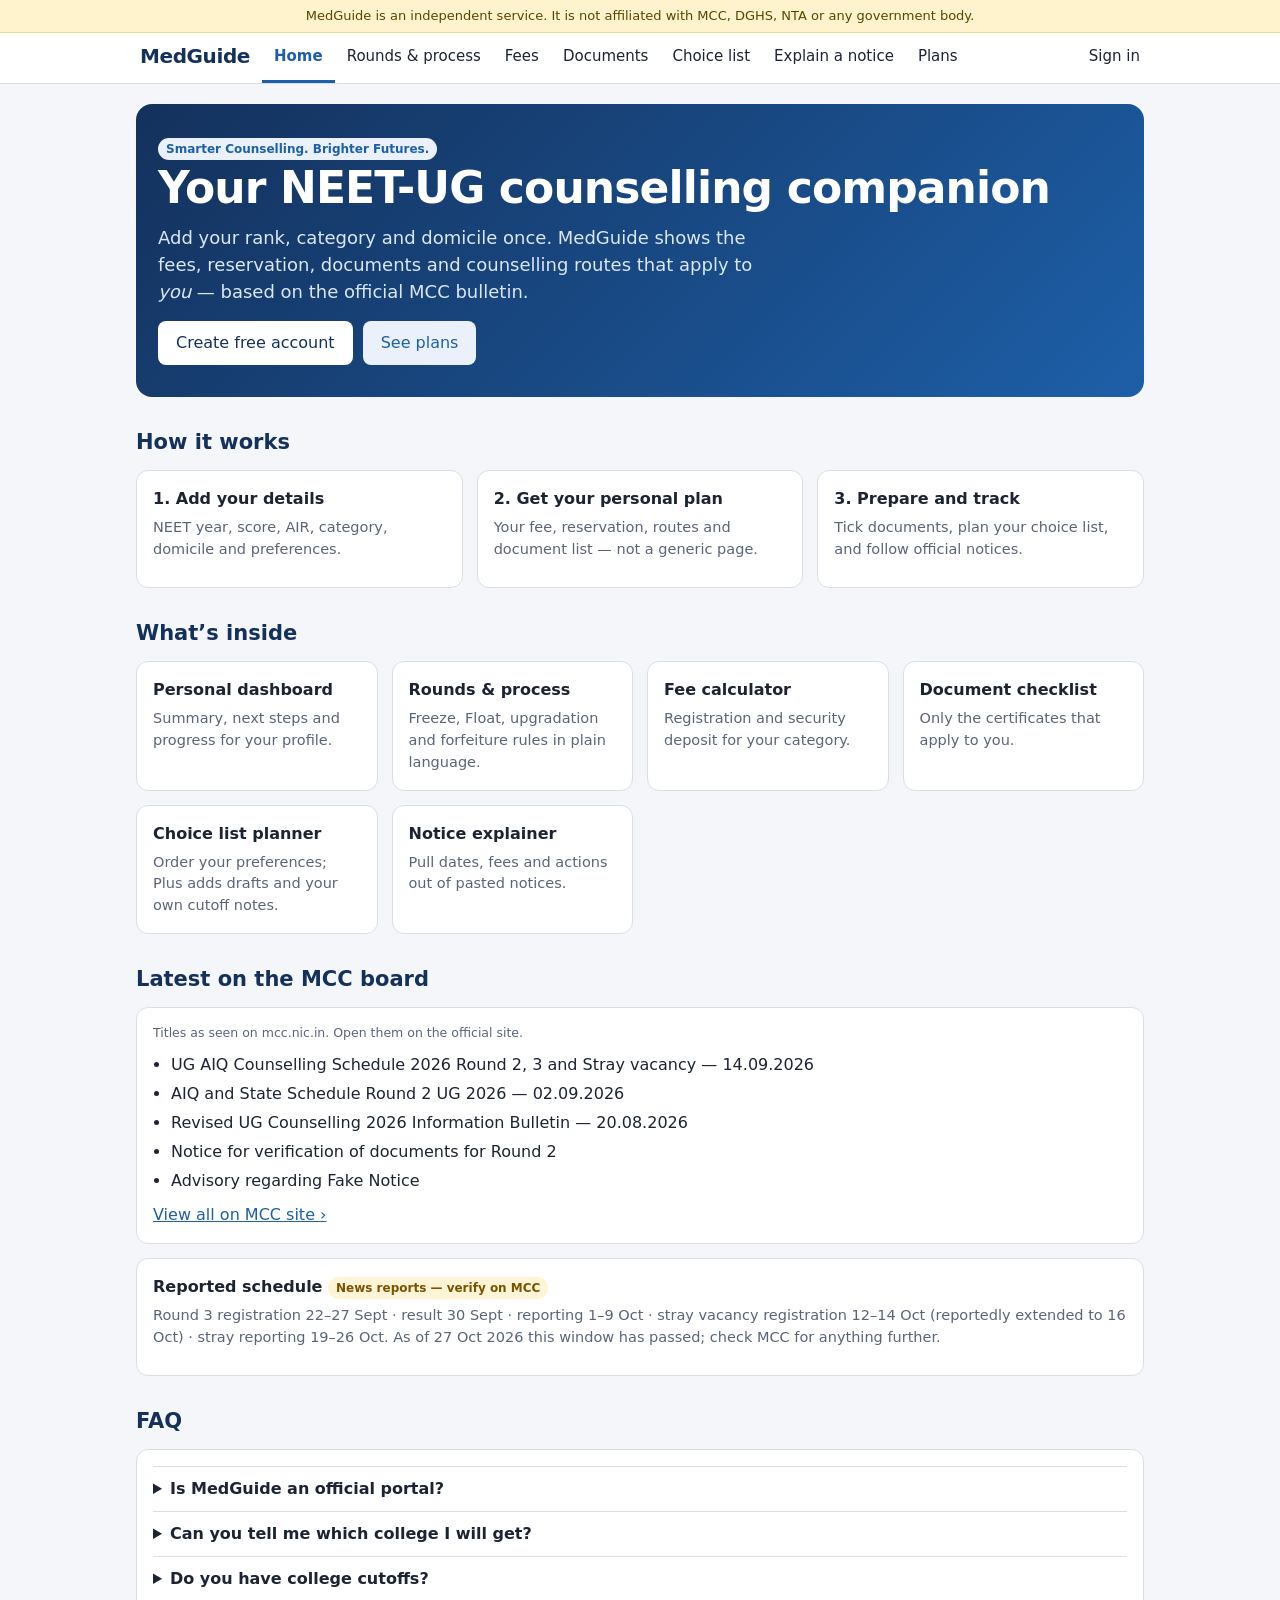
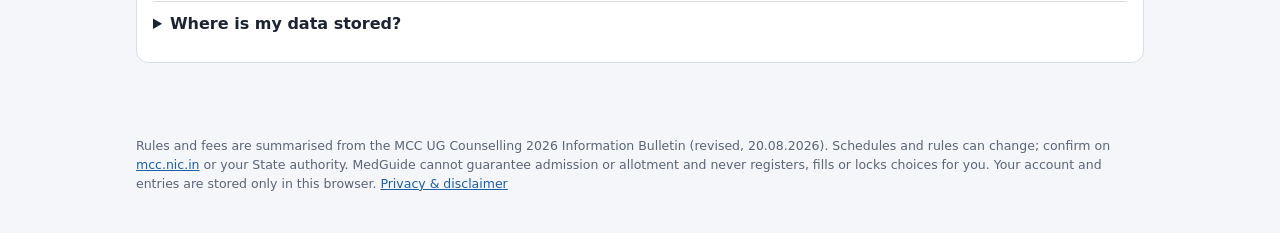
<file: medguide/index.html>
<!doctype html>
<html lang="en">
  <head>
    <meta charset="utf-8" />
    <title>MedGuide — NEET-UG Counselling Companion</title>
    <meta name="viewport" content="width=device-width, initial-scale=1, viewport-fit=cover" />
    <link rel="stylesheet" href="css/style.css" />
  </head>
  <body data-page="/">
    <div class="top" id="top"></div>
    <nav><div class="nv" id="nv"></div></nav>
    <main id="app"><noscript>MedGuide needs JavaScript enabled.</noscript></main>
    <footer id="ft"></footer>
    <script src="js/data.js"></script>
    <script src="js/core.js"></script>
    <script src="js/pages/home.js"></script>
  </body>
</html>
</file>
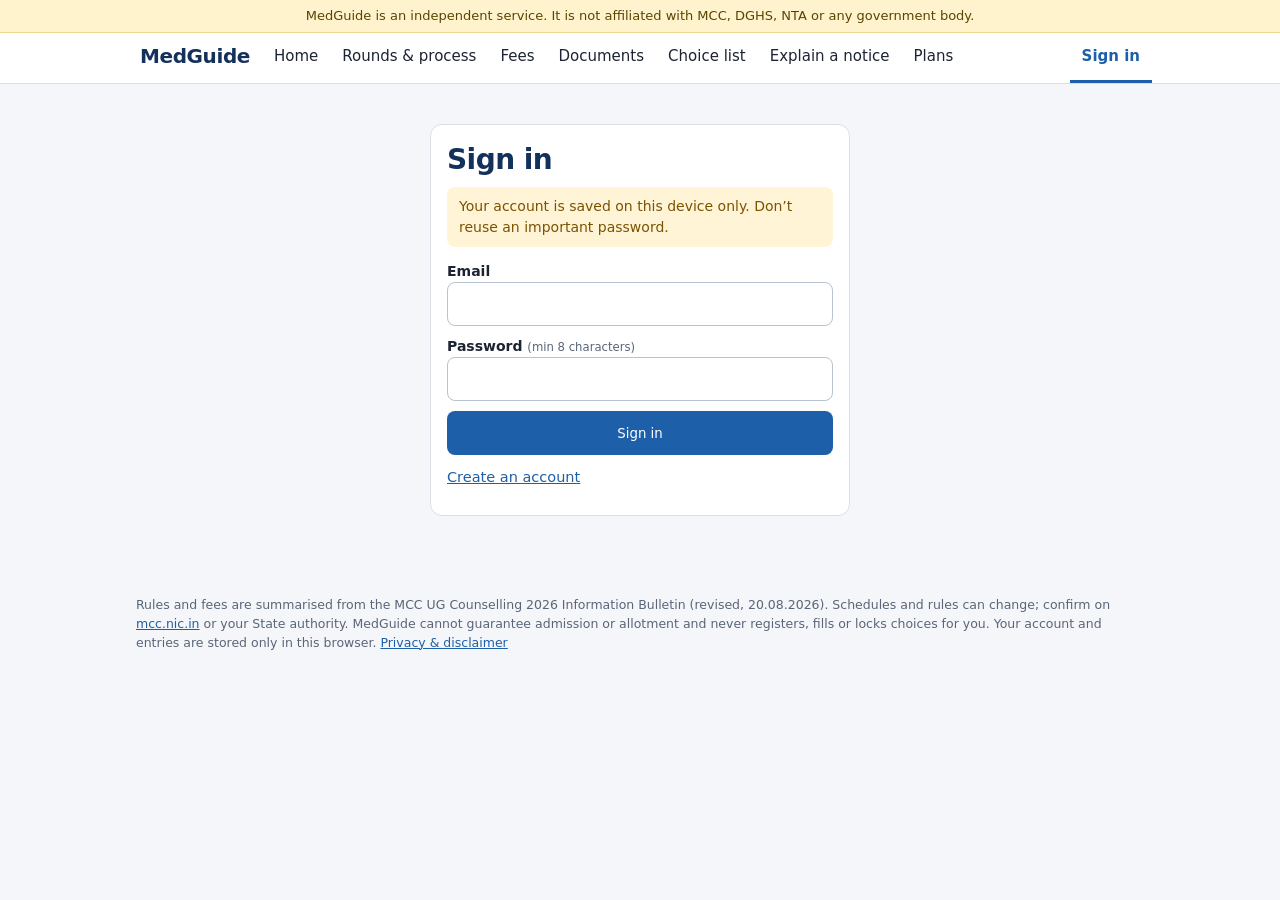
<file: medguide/account.html>
<!doctype html>
<html lang="en">
  <head>
    <meta charset="utf-8" />
    <title>MedGuide — My account</title>
    <meta name="viewport" content="width=device-width, initial-scale=1, viewport-fit=cover" />
    <link rel="stylesheet" href="css/style.css" />
  </head>
  <body data-page="/account">
    <div class="top" id="top"></div>
    <nav><div class="nv" id="nv"></div></nav>
    <main id="app"><noscript>MedGuide needs JavaScript enabled.</noscript></main>
    <footer id="ft"></footer>
    <script src="js/data.js"></script>
    <script src="js/core.js"></script>
    <script src="js/pages/account.js"></script>
  </body>
</html>
</file>
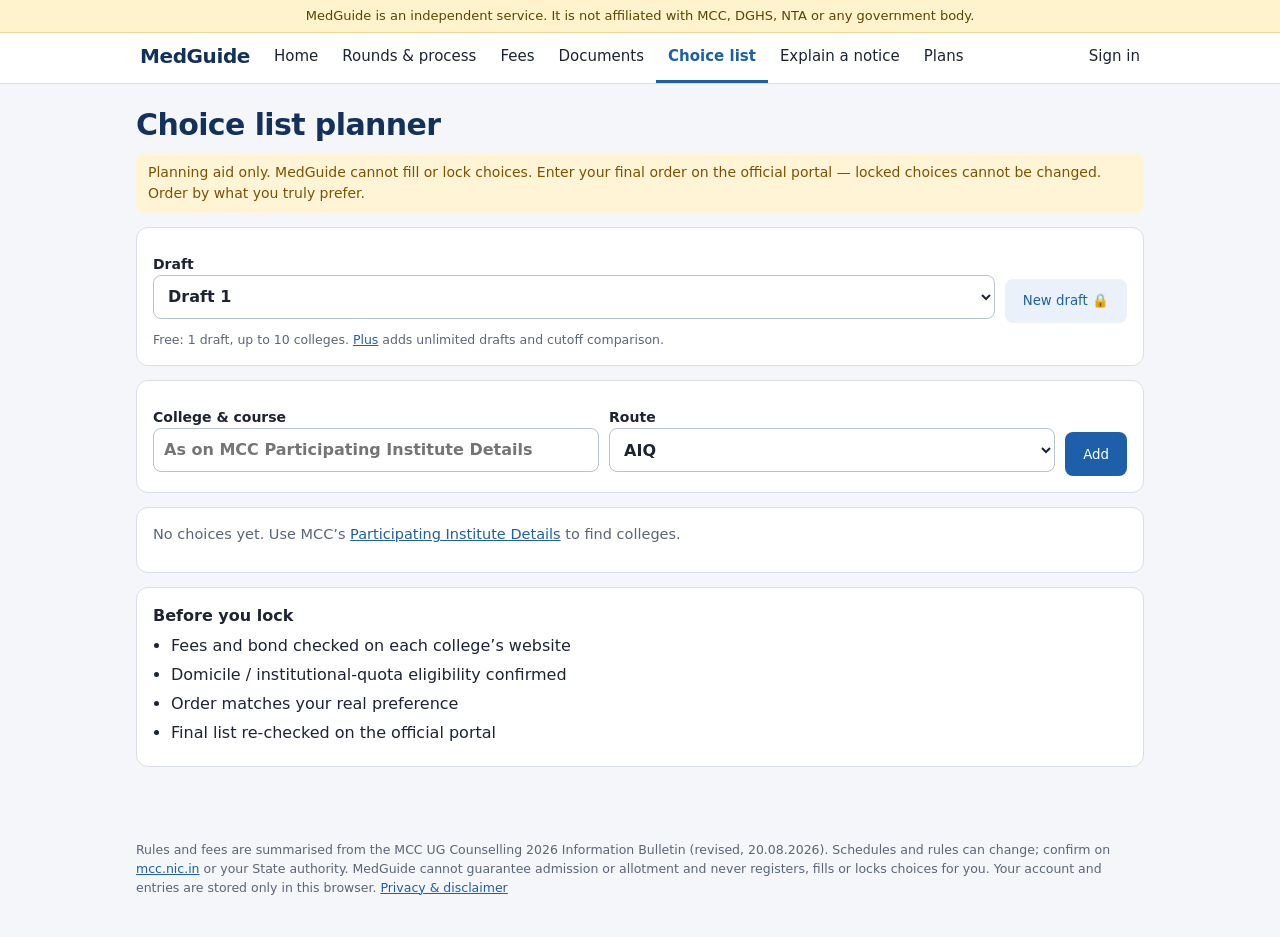
<file: medguide/choices.html>
<!doctype html>
<html lang="en">
  <head>
    <meta charset="utf-8" />
    <title>MedGuide — Choice list</title>
    <meta name="viewport" content="width=device-width, initial-scale=1, viewport-fit=cover" />
    <link rel="stylesheet" href="css/style.css" />
  </head>
  <body data-page="/choices">
    <div class="top" id="top"></div>
    <nav><div class="nv" id="nv"></div></nav>
    <main id="app"><noscript>MedGuide needs JavaScript enabled.</noscript></main>
    <footer id="ft"></footer>
    <script src="js/data.js"></script>
    <script src="js/core.js"></script>
    <script src="js/pages/choices.js"></script>
  </body>
</html>
</file>
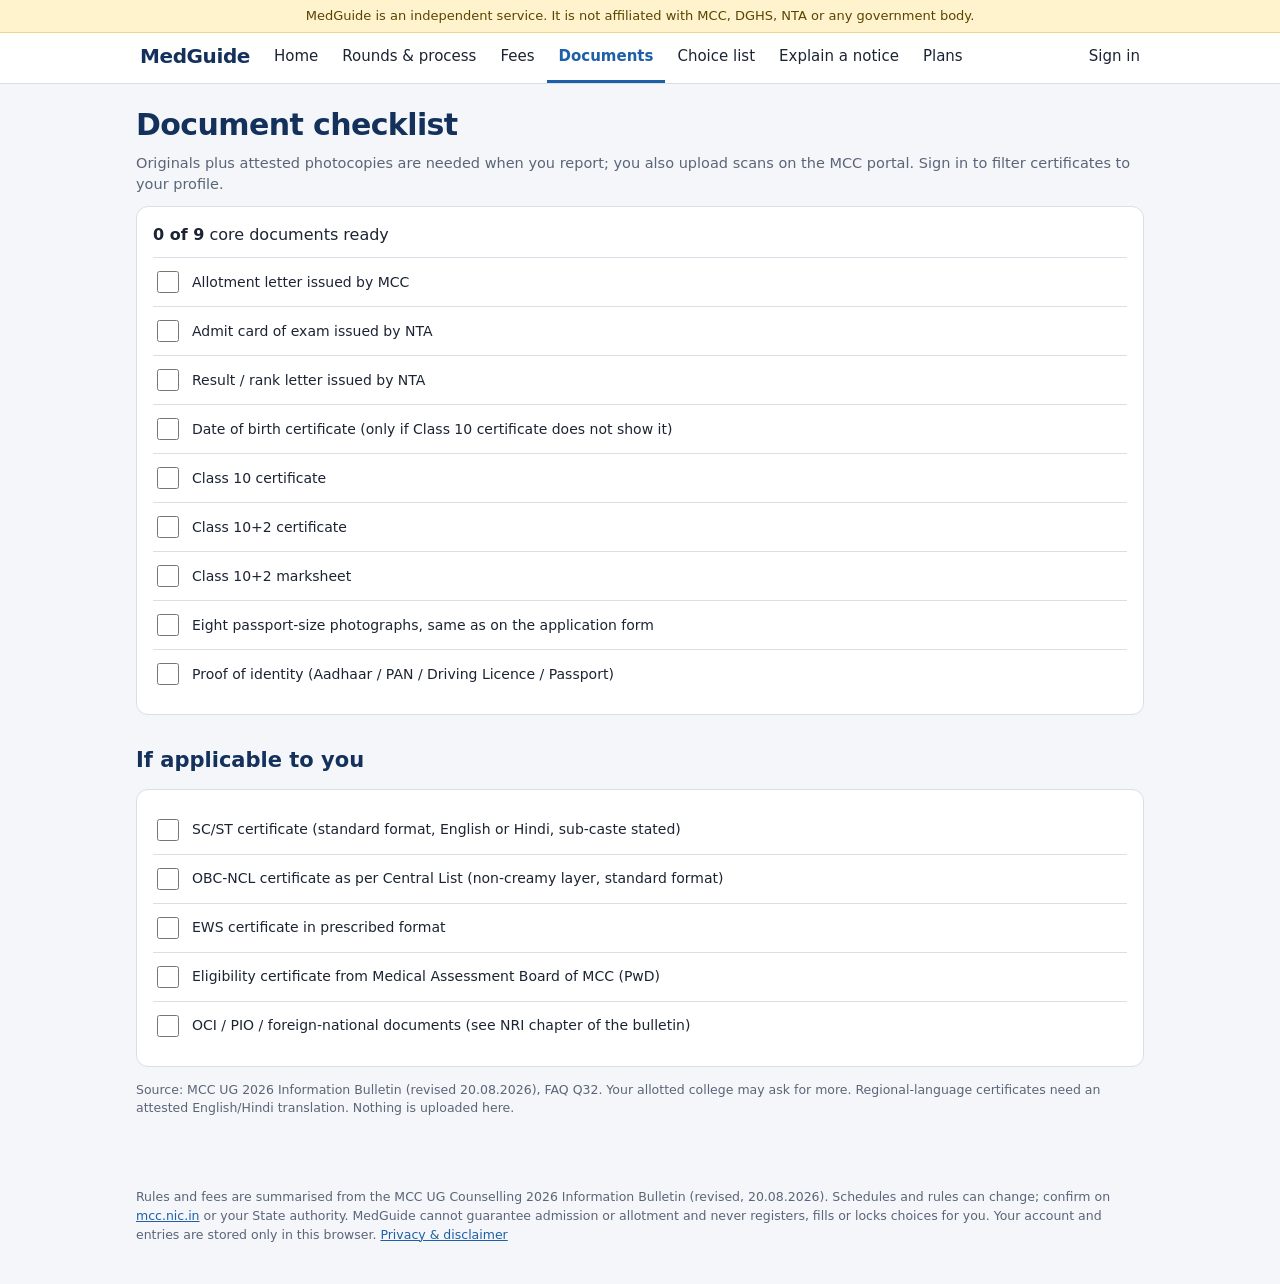
<file: medguide/documents.html>
<!doctype html>
<html lang="en">
  <head>
    <meta charset="utf-8" />
    <title>MedGuide — Documents</title>
    <meta name="viewport" content="width=device-width, initial-scale=1, viewport-fit=cover" />
    <link rel="stylesheet" href="css/style.css" />
  </head>
  <body data-page="/documents">
    <div class="top" id="top"></div>
    <nav><div class="nv" id="nv"></div></nav>
    <main id="app"><noscript>MedGuide needs JavaScript enabled.</noscript></main>
    <footer id="ft"></footer>
    <script src="js/data.js"></script>
    <script src="js/core.js"></script>
    <script src="js/pages/documents.js"></script>
  </body>
</html>
</file>
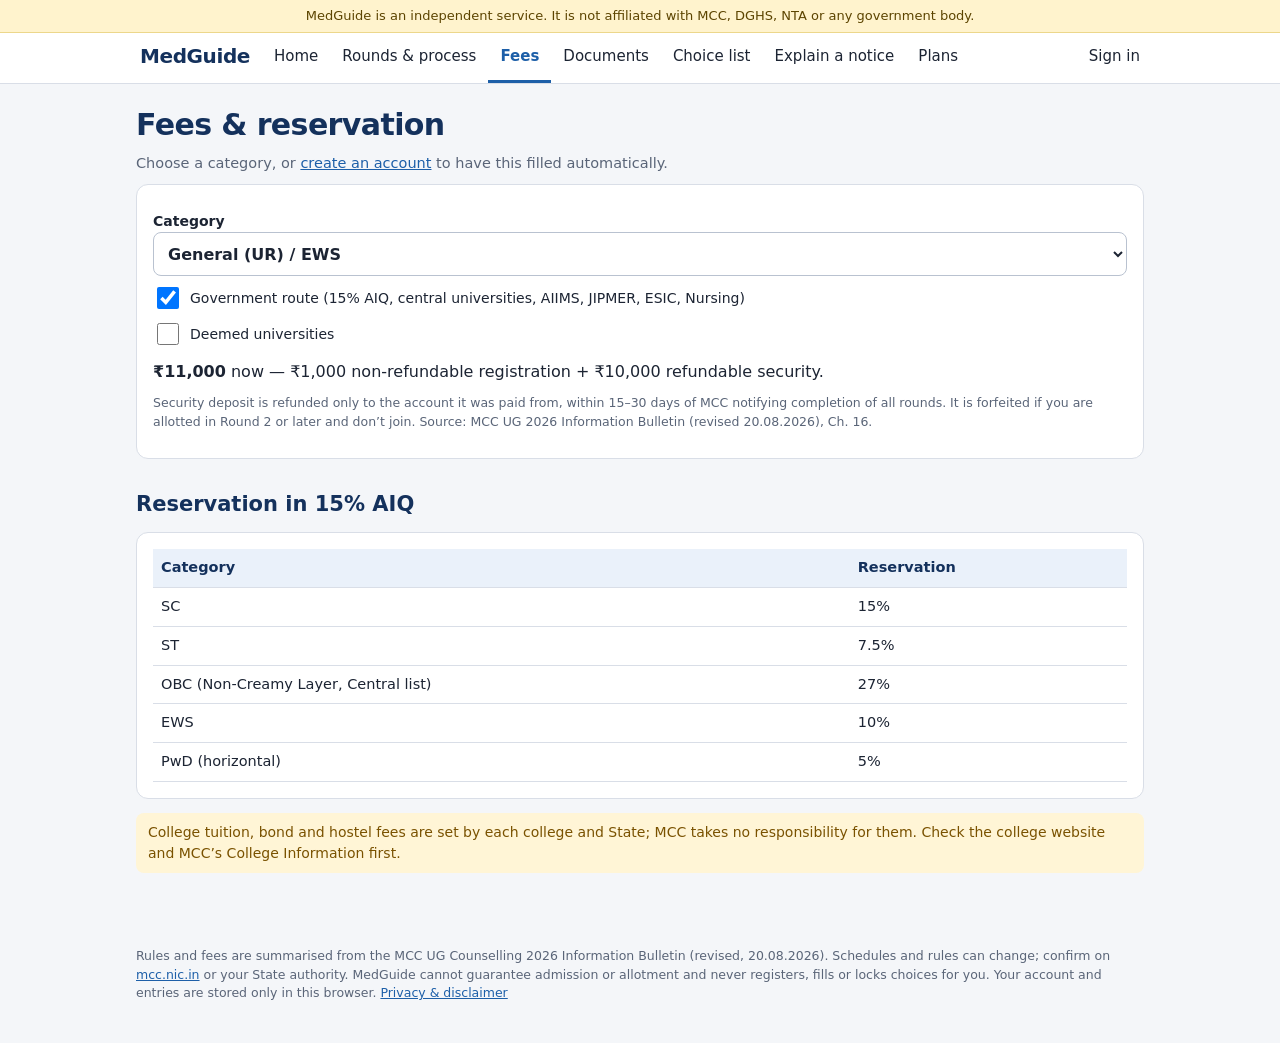
<file: medguide/fees.html>
<!doctype html>
<html lang="en">
  <head>
    <meta charset="utf-8" />
    <title>MedGuide — Fees</title>
    <meta name="viewport" content="width=device-width, initial-scale=1, viewport-fit=cover" />
    <link rel="stylesheet" href="css/style.css" />
  </head>
  <body data-page="/fees">
    <div class="top" id="top"></div>
    <nav><div class="nv" id="nv"></div></nav>
    <main id="app"><noscript>MedGuide needs JavaScript enabled.</noscript></main>
    <footer id="ft"></footer>
    <script src="js/data.js"></script>
    <script src="js/core.js"></script>
    <script src="js/pages/fees.js"></script>
  </body>
</html>
</file>
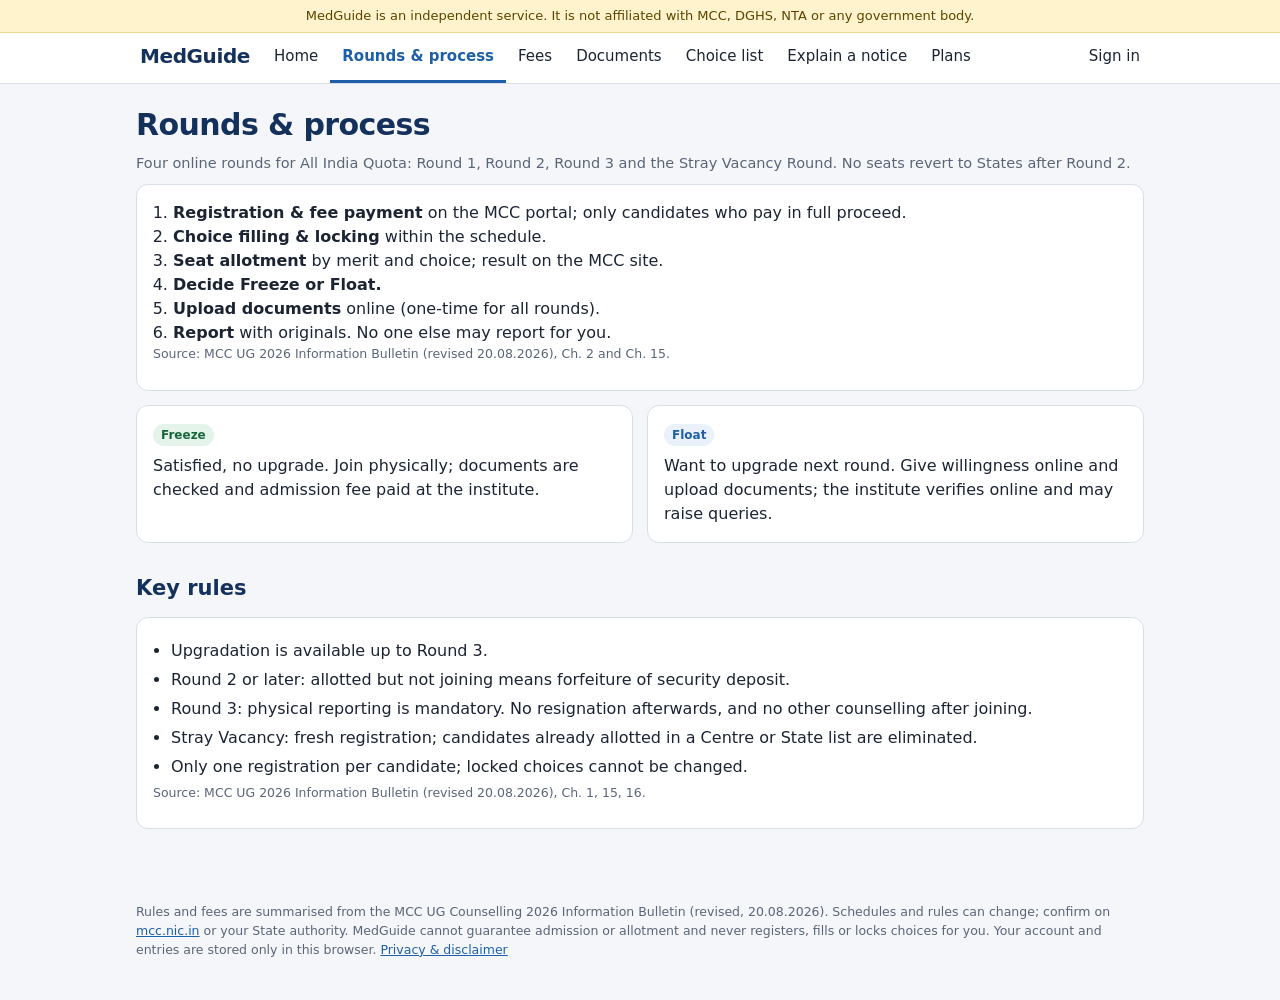
<file: medguide/guide.html>
<!doctype html>
<html lang="en">
  <head>
    <meta charset="utf-8" />
    <title>MedGuide — Rounds &amp; process</title>
    <meta name="viewport" content="width=device-width, initial-scale=1, viewport-fit=cover" />
    <link rel="stylesheet" href="css/style.css" />
  </head>
  <body data-page="/guide">
    <div class="top" id="top"></div>
    <nav><div class="nv" id="nv"></div></nav>
    <main id="app"><noscript>MedGuide needs JavaScript enabled.</noscript></main>
    <footer id="ft"></footer>
    <script src="js/data.js"></script>
    <script src="js/core.js"></script>
    <script src="js/pages/guide.js"></script>
  </body>
</html>
</file>
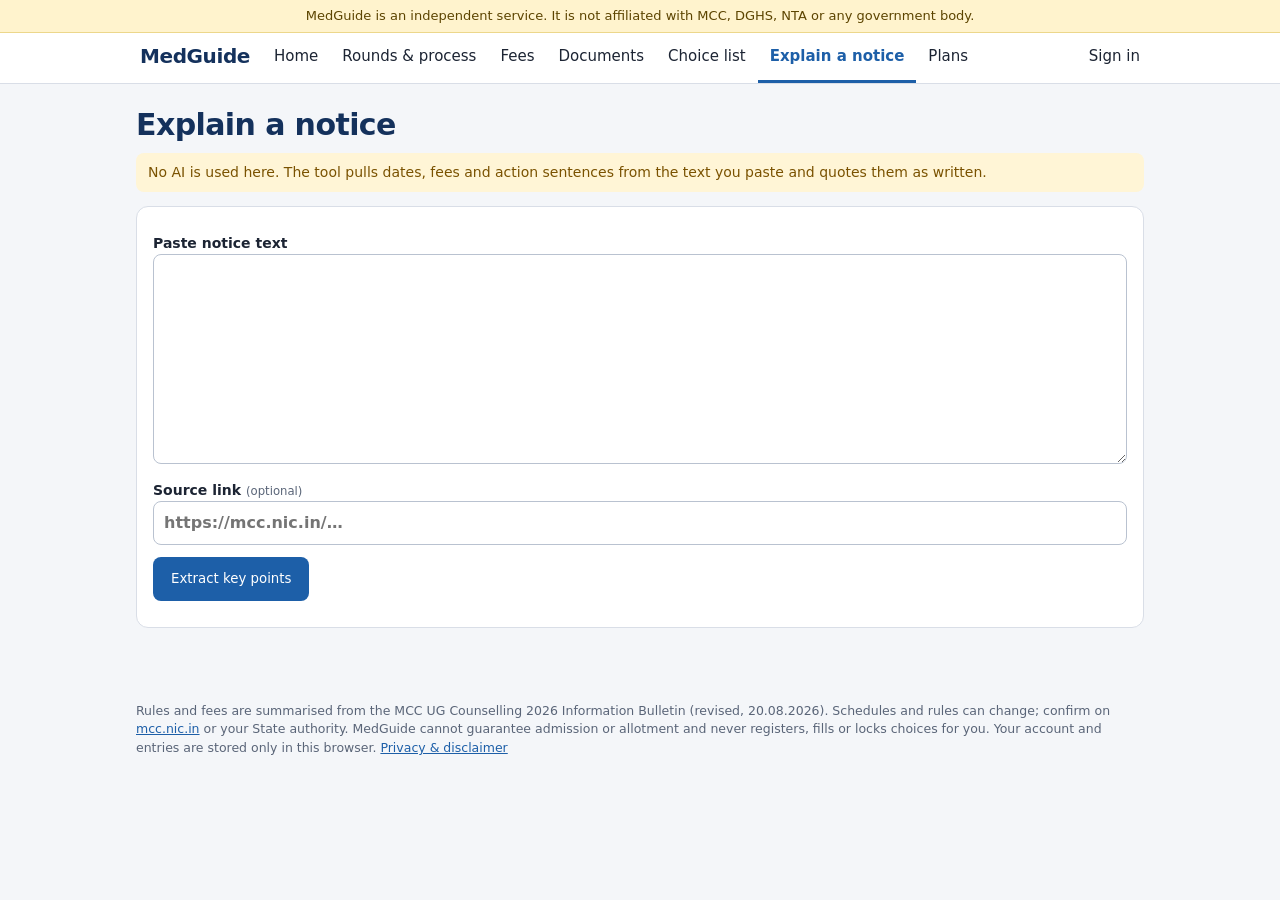
<file: medguide/notice.html>
<!doctype html>
<html lang="en">
  <head>
    <meta charset="utf-8" />
    <title>MedGuide — Explain a notice</title>
    <meta name="viewport" content="width=device-width, initial-scale=1, viewport-fit=cover" />
    <link rel="stylesheet" href="css/style.css" />
  </head>
  <body data-page="/notice">
    <div class="top" id="top"></div>
    <nav><div class="nv" id="nv"></div></nav>
    <main id="app"><noscript>MedGuide needs JavaScript enabled.</noscript></main>
    <footer id="ft"></footer>
    <script src="js/data.js"></script>
    <script src="js/core.js"></script>
    <script src="js/pages/notice.js"></script>
  </body>
</html>
</file>
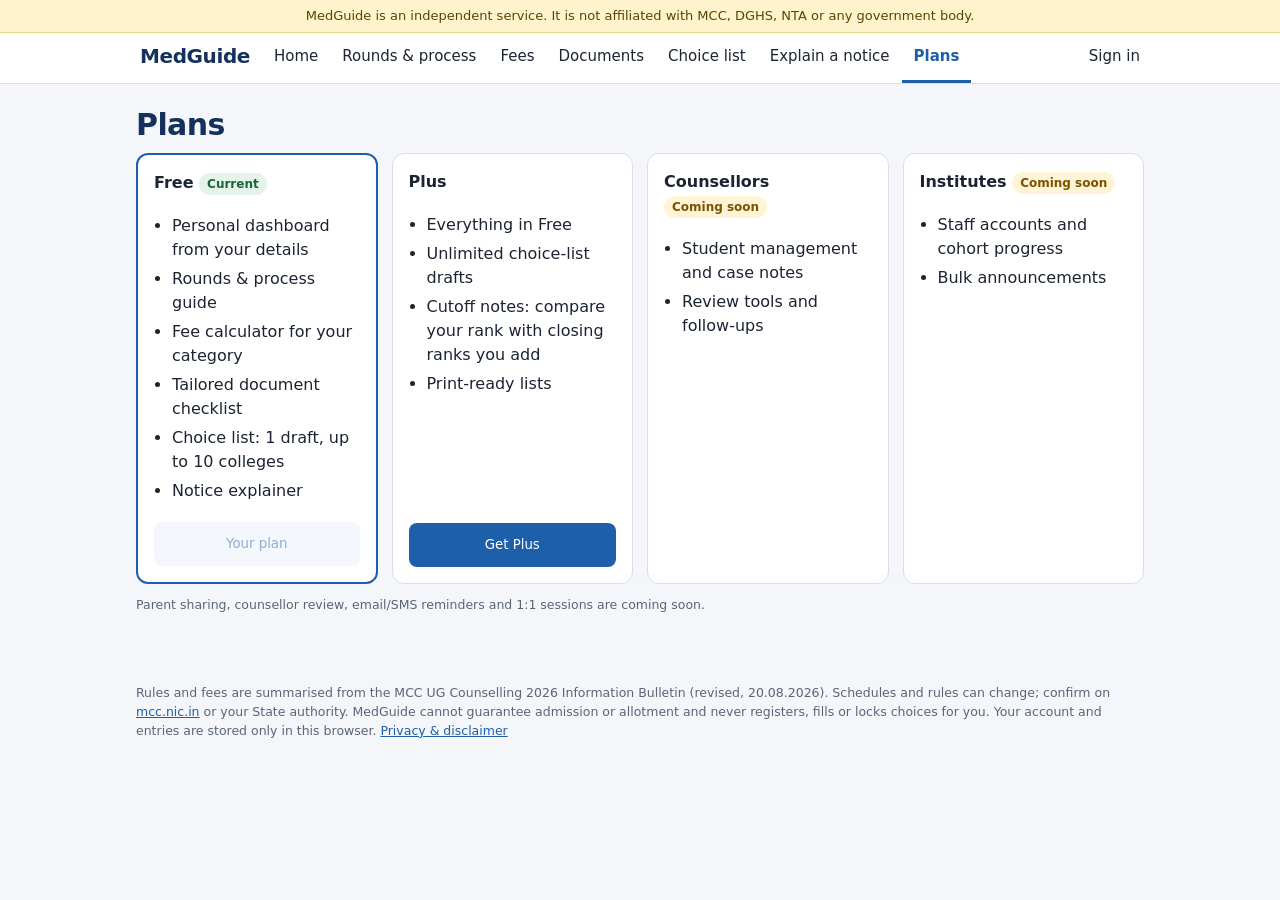
<file: medguide/pricing.html>
<!doctype html>
<html lang="en">
  <head>
    <meta charset="utf-8" />
    <title>MedGuide — Plans</title>
    <meta name="viewport" content="width=device-width, initial-scale=1, viewport-fit=cover" />
    <link rel="stylesheet" href="css/style.css" />
  </head>
  <body data-page="/pricing">
    <div class="top" id="top"></div>
    <nav><div class="nv" id="nv"></div></nav>
    <main id="app"><noscript>MedGuide needs JavaScript enabled.</noscript></main>
    <footer id="ft"></footer>
    <script src="js/data.js"></script>
    <script src="js/core.js"></script>
    <script src="js/pages/pricing.js"></script>
  </body>
</html>
</file>
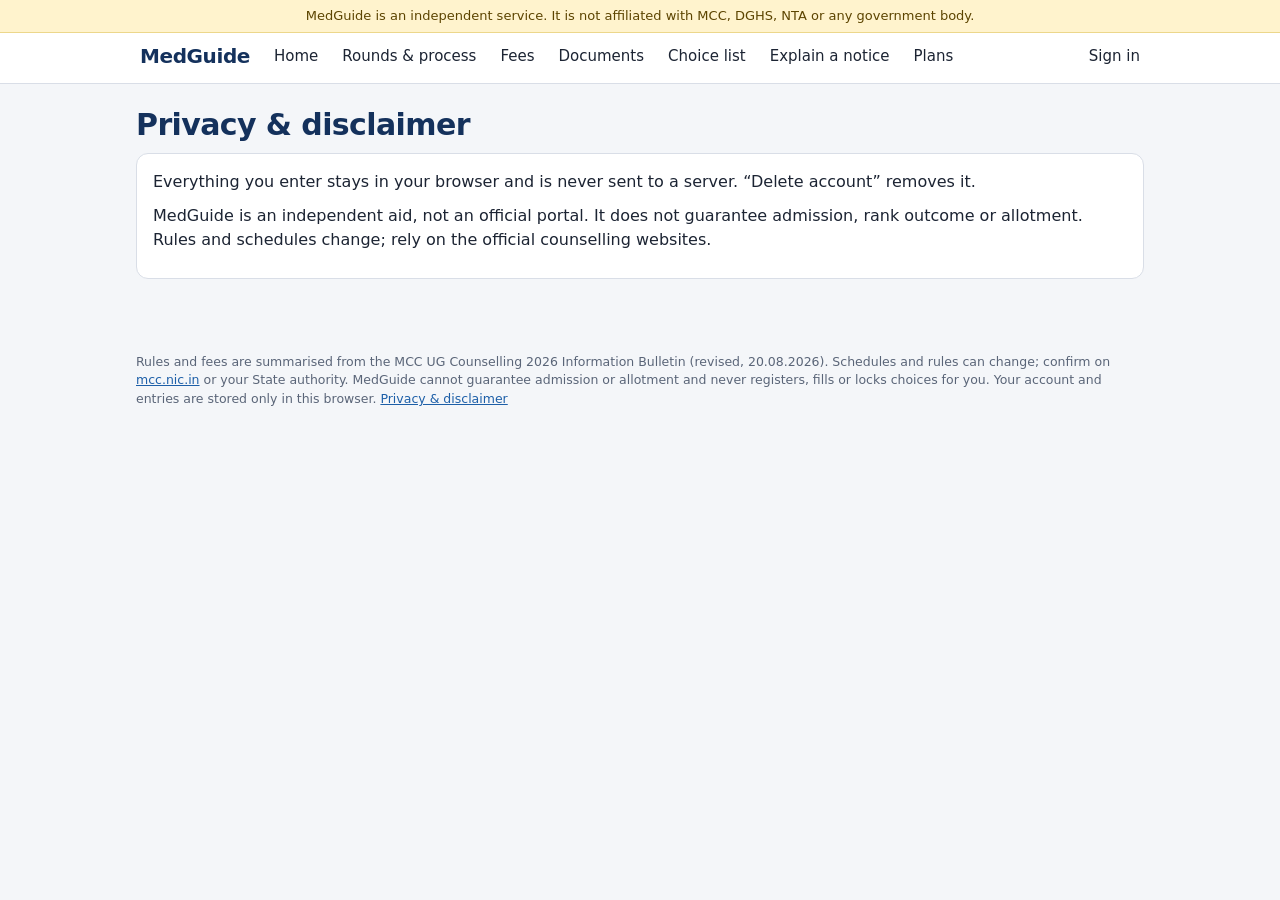
<file: medguide/privacy.html>
<!doctype html>
<html lang="en">
  <head>
    <meta charset="utf-8" />
    <title>MedGuide — Privacy &amp; disclaimer</title>
    <meta name="viewport" content="width=device-width, initial-scale=1, viewport-fit=cover" />
    <link rel="stylesheet" href="css/style.css" />
  </head>
  <body data-page="/privacy">
    <div class="top" id="top"></div>
    <nav><div class="nv" id="nv"></div></nav>
    <main id="app"><noscript>MedGuide needs JavaScript enabled.</noscript></main>
    <footer id="ft"></footer>
    <script src="js/data.js"></script>
    <script src="js/core.js"></script>
    <script src="js/pages/privacy.js"></script>
  </body>
</html>
</file>
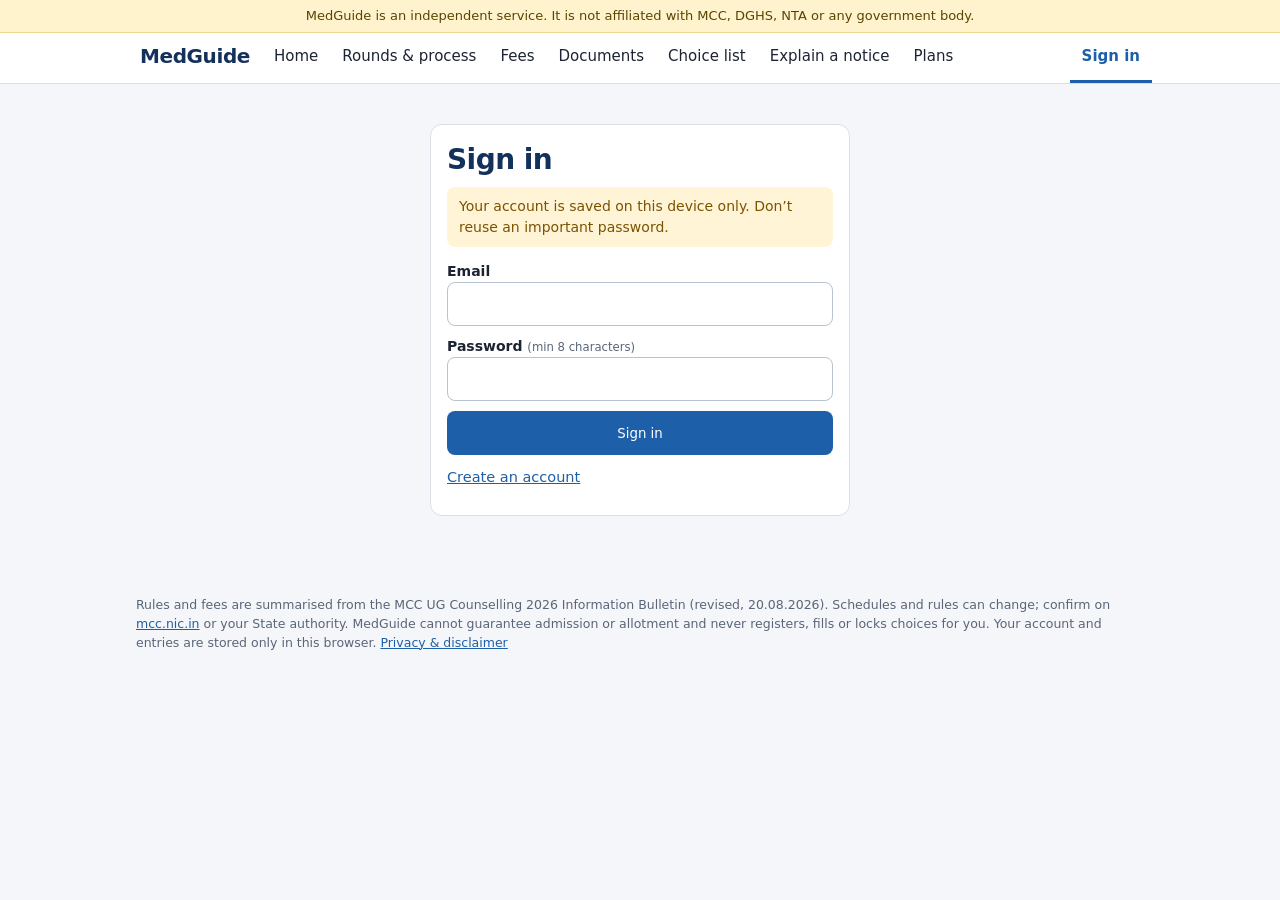
<file: medguide/profile.html>
<!doctype html>
<html lang="en">
  <head>
    <meta charset="utf-8" />
    <title>MedGuide — Your details</title>
    <meta name="viewport" content="width=device-width, initial-scale=1, viewport-fit=cover" />
    <link rel="stylesheet" href="css/style.css" />
  </head>
  <body data-page="/profile">
    <div class="top" id="top"></div>
    <nav><div class="nv" id="nv"></div></nav>
    <main id="app"><noscript>MedGuide needs JavaScript enabled.</noscript></main>
    <footer id="ft"></footer>
    <script src="js/data.js"></script>
    <script src="js/core.js"></script>
    <script src="js/pages/profile.js"></script>
  </body>
</html>
</file>
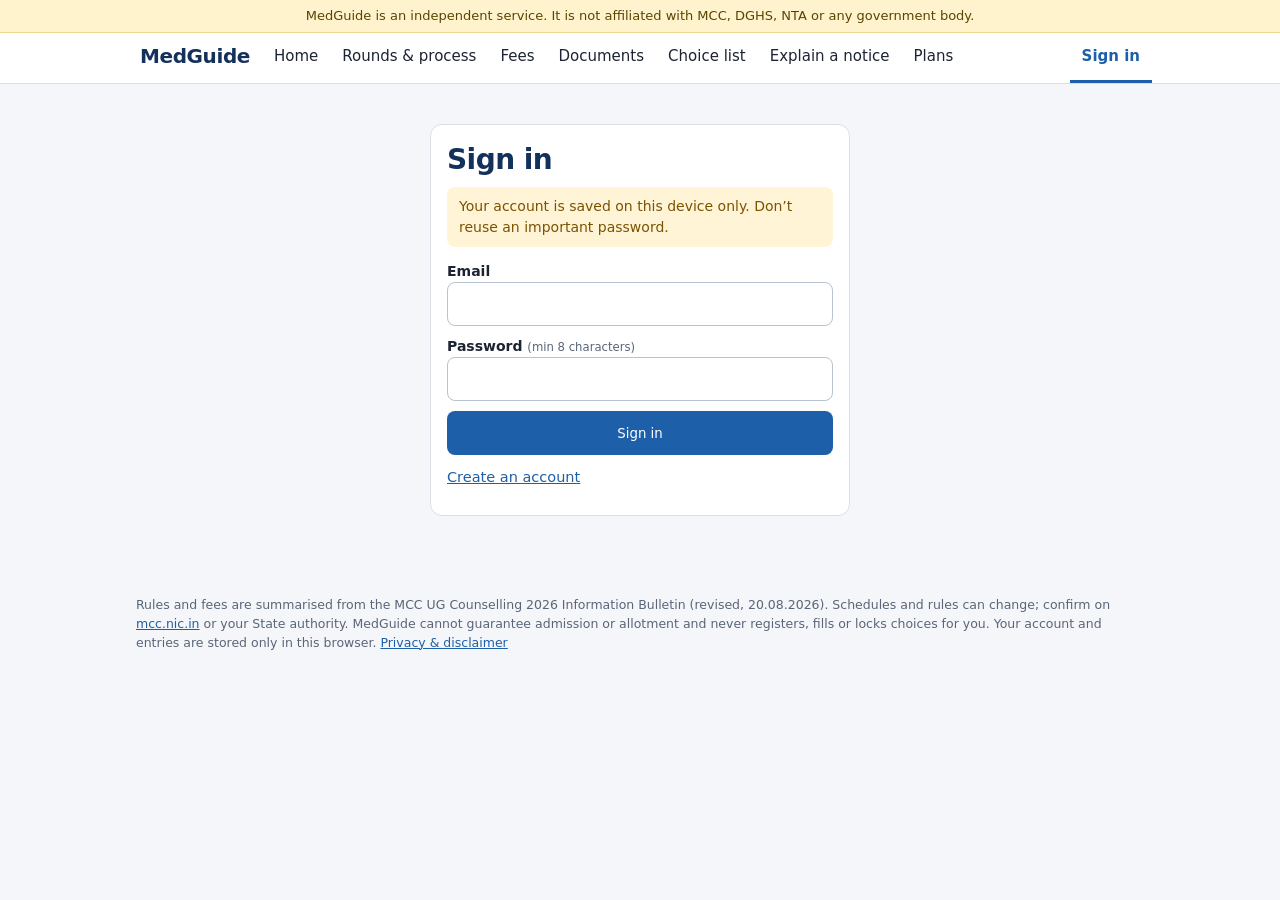
<file: medguide/signin.html>
<!doctype html>
<html lang="en">
  <head>
    <meta charset="utf-8" />
    <title>MedGuide — Sign in</title>
    <meta name="viewport" content="width=device-width, initial-scale=1, viewport-fit=cover" />
    <link rel="stylesheet" href="css/style.css" />
  </head>
  <body data-page="/signin">
    <div class="top" id="top"></div>
    <nav><div class="nv" id="nv"></div></nav>
    <main id="app"><noscript>MedGuide needs JavaScript enabled.</noscript></main>
    <footer id="ft"></footer>
    <script src="js/data.js"></script>
    <script src="js/core.js"></script>
    <script src="js/pages/signin.js"></script>
  </body>
</html>
</file>
<file: medguide/css/style.css>
/* MedGuide styles — colours are CSS variables in :root */
:root {
  --ink: #1c2433;
  --mute: #5a6578;
  --line: #d9dee7;
  --bg: #f4f6f9;
  --navy: #14315c;
  --blue: #1d5fa8;
  --soft: #eaf1fa;
  --warn: #7a5200;
  --warnbg: #fff5d6;
  --ok: #17653a;
  --okbg: #e4f4ea;
  --bad: #a02727;
  --badbg: #fdeaea;
  color-scheme: light;
  box-sizing: border-box;
  padding-top: env(safe-area-inset-top, 0px);
  padding-bottom: env(safe-area-inset-bottom, 0px);
}
* {
  box-sizing: border-box;
}
html {
  scroll-padding-top: env(safe-area-inset-top, 0px);
}
body {
  margin: 0;
  background: var(--bg);
  color: var(--ink);
  font:
    16px/1.5 -apple-system,
    "SF Pro Text",
    "Segoe UI",
    system-ui,
    sans-serif;
}
body::before {
  content: "";
  position: fixed;
  inset: 0 0 auto;
  height: env(safe-area-inset-top, 0px);
  background: #fff;
  z-index: 10;
}
.top {
  background: #fff3cd;
  color: #5c4400;
  font-size: 13px;
  text-align: center;
  padding: 6px 12px;
  border-bottom: 1px solid #ecd78b;
}
nav {
  background: #fff;
  border-bottom: 1px solid var(--line);
  position: sticky;
  top: env(safe-area-inset-top, 0px);
  z-index: 9;
}
.nv {
  max-width: 1040px;
  margin: auto;
  display: flex;
  align-items: center;
  overflow-x: auto;
  padding: 0 8px;
}
.nv a {
  color: var(--ink);
  text-decoration: none;
  padding: 0 12px;
  min-height: 50px;
  display: flex;
  align-items: center;
  font-size: 15px;
  white-space: nowrap;
  border-bottom: 3px solid transparent;
}
.nv a.on {
  color: var(--blue);
  border-color: var(--blue);
  font-weight: 600;
}
.nv .logo {
  font-weight: 800;
  color: var(--navy);
  font-size: 20px;
  letter-spacing: -0.02em;
}
.sp {
  flex: 1;
}
main {
  max-width: 1040px;
  margin: auto;
  padding: 20px 16px 60px;
}
h1 {
  font-size: clamp(28px, 5.5vw, 44px);
  line-height: 1.1;
  margin: 4px 0 12px;
  color: var(--navy);
  letter-spacing: -0.02em;
}
h2 {
  font-size: 21px;
  margin: 30px 0 12px;
  color: var(--navy);
}
h3 {
  font-size: 16px;
  margin: 0 0 6px;
}
p {
  margin: 0 0 10px;
}
.m {
  color: var(--mute);
  font-size: 14.5px;
}
.s {
  font-size: 12.5px;
  color: var(--mute);
}
.card {
  background: #fff;
  border: 1px solid var(--line);
  border-radius: 12px;
  padding: 16px;
  margin: 0 0 14px;
}
.g {
  display: grid;
  gap: 14px;
  grid-template-columns: repeat(auto-fit, minmax(230px, 1fr));
}
.g .card {
  margin: 0;
}
.hero {
  background: linear-gradient(135deg, #14315c, #1d5fa8);
  color: #fff;
  border-radius: 16px;
  padding: 32px 22px;
  margin-bottom: 8px;
}
.hero h1 {
  color: #fff;
}
.hero p {
  color: #dbe7f7;
  max-width: 600px;
  font-size: 18px;
}
.btn {
  appearance: none;
  border: 0;
  background: var(--blue);
  color: #fff;
  font: 600 15px inherit;
  font-family: inherit;
  padding: 0 18px;
  min-height: 44px;
  border-radius: 8px;
  cursor: pointer;
  text-decoration: none;
  display: inline-flex;
  align-items: center;
  justify-content: center;
}
.btn.w {
  background: #fff;
  color: var(--navy);
}
.btn.sec {
  background: var(--soft);
  color: var(--blue);
}
.btn.sm {
  min-height: 36px;
  padding: 0 12px;
  font-size: 14px;
}
.btn.x {
  background: var(--badbg);
  color: var(--bad);
}
.btn[disabled] {
  opacity: 0.5;
  cursor: default;
}
a {
  color: var(--blue);
}
a:focus-visible,
button:focus-visible,
input:focus-visible,
select:focus-visible,
textarea:focus-visible {
  outline: 3px solid #f2a900;
  outline-offset: 2px;
}
label {
  display: block;
  font-size: 14px;
  font-weight: 600;
  margin: 10px 0 4px;
}
label small {
  font-weight: 400;
  color: var(--mute);
}
input,
select,
textarea {
  width: 100%;
  min-height: 44px;
  font: inherit;
  font-size: 16px;
  padding: 8px 10px;
  border: 1px solid #b9c2d0;
  border-radius: 8px;
  background: #fff;
  color: var(--ink);
}
input[type="checkbox"] {
  width: 22px;
  min-height: 22px;
  flex: none;
}
.ck {
  display: flex;
  gap: 8px;
  align-items: center;
  font-weight: 400;
  margin: 8px 0;
}
.row {
  display: flex;
  gap: 10px;
  flex-wrap: wrap;
  align-items: flex-end;
}
.row > * {
  flex: 1 1 170px;
}
.row .btn {
  flex: 0 0 auto;
}
.cta {
  display: flex;
  gap: 10px;
  flex-wrap: wrap;
  margin-top: 16px;
}
.tag {
  display: inline-block;
  font-size: 12px;
  font-weight: 600;
  padding: 2px 8px;
  border-radius: 99px;
  background: var(--soft);
  color: var(--blue);
}
.tag.w {
  background: var(--warnbg);
  color: var(--warn);
}
.tag.o {
  background: var(--okbg);
  color: var(--ok);
}
.tag.b {
  background: var(--badbg);
  color: var(--bad);
}
.note {
  background: var(--warnbg);
  color: var(--warn);
  border-radius: 8px;
  padding: 9px 12px;
  font-size: 14px;
  margin: 0 0 14px;
}
.li {
  display: flex;
  gap: 10px;
  align-items: center;
  padding: 10px 0;
  border-top: 1px solid var(--line);
}
.li:first-child {
  border-top: 0;
}
.li > div {
  flex: 1;
  min-width: 0;
}
ul.b {
  margin: 0;
  padding-left: 18px;
}
ul.b li {
  margin: 5px 0;
}
table {
  width: 100%;
  border-collapse: collapse;
  font-size: 14.5px;
}
th,
td {
  text-align: left;
  padding: 8px;
  border-bottom: 1px solid var(--line);
  vertical-align: top;
}
th {
  background: var(--soft);
  color: var(--navy);
}
.tw {
  overflow-x: auto;
}
.plan {
  display: flex;
  flex-direction: column;
}
.plan.cur {
  border: 2px solid var(--blue);
}
.plan .pr {
  font-size: 30px;
  font-weight: 700;
  color: var(--navy);
  margin: 4px 0;
}
.plan ul {
  flex: 1;
  margin: 8px 0 14px;
}
.kp {
  display: grid;
  gap: 10px;
  grid-template-columns: repeat(auto-fit, minmax(150px, 1fr));
}
.kp div {
  background: var(--soft);
  border-radius: 10px;
  padding: 12px;
}
.kp b {
  display: block;
  font-size: 20px;
  color: var(--navy);
}
.kp span {
  font-size: 13px;
  color: var(--mute);
}
.bar {
  height: 8px;
  border-radius: 9px;
  background: var(--line);
  overflow: hidden;
}
.bar i {
  display: block;
  height: 100%;
  background: var(--blue);
}
.toast {
  position: fixed;
  left: 50%;
  transform: translateX(-50%);
  bottom: calc(20px + env(safe-area-inset-bottom, 0px));
  background: var(--navy);
  color: #fff;
  padding: 10px 18px;
  border-radius: 99px;
  font-size: 14px;
  z-index: 20;
}
footer {
  max-width: 1040px;
  margin: auto;
  padding: 0 16px 40px;
  font-size: 12.5px;
  color: var(--mute);
}
details {
  border-top: 1px solid var(--line);
  padding: 10px 0;
}
summary {
  cursor: pointer;
  font-weight: 600;
}
@media print {
  nav,
  .top,
  footer,
  .np {
    display: none !important;
  }
}
</file>
